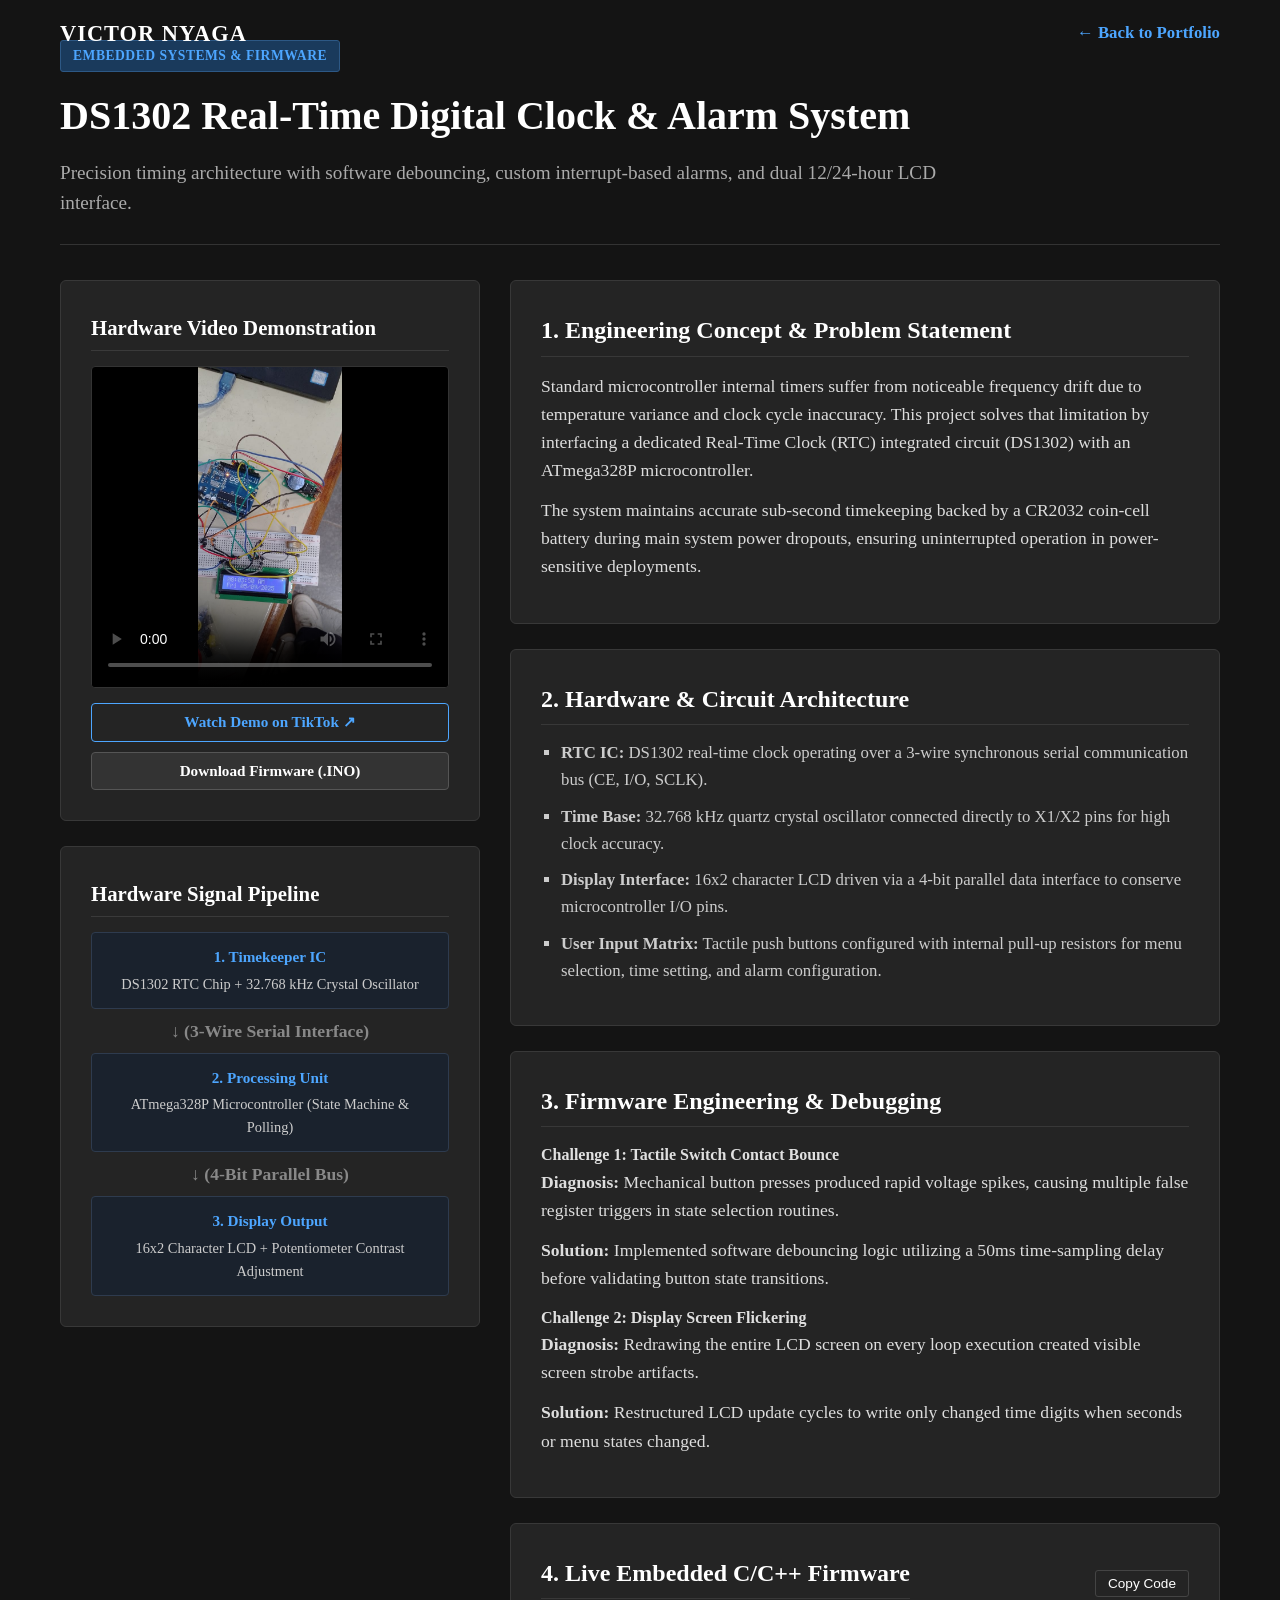
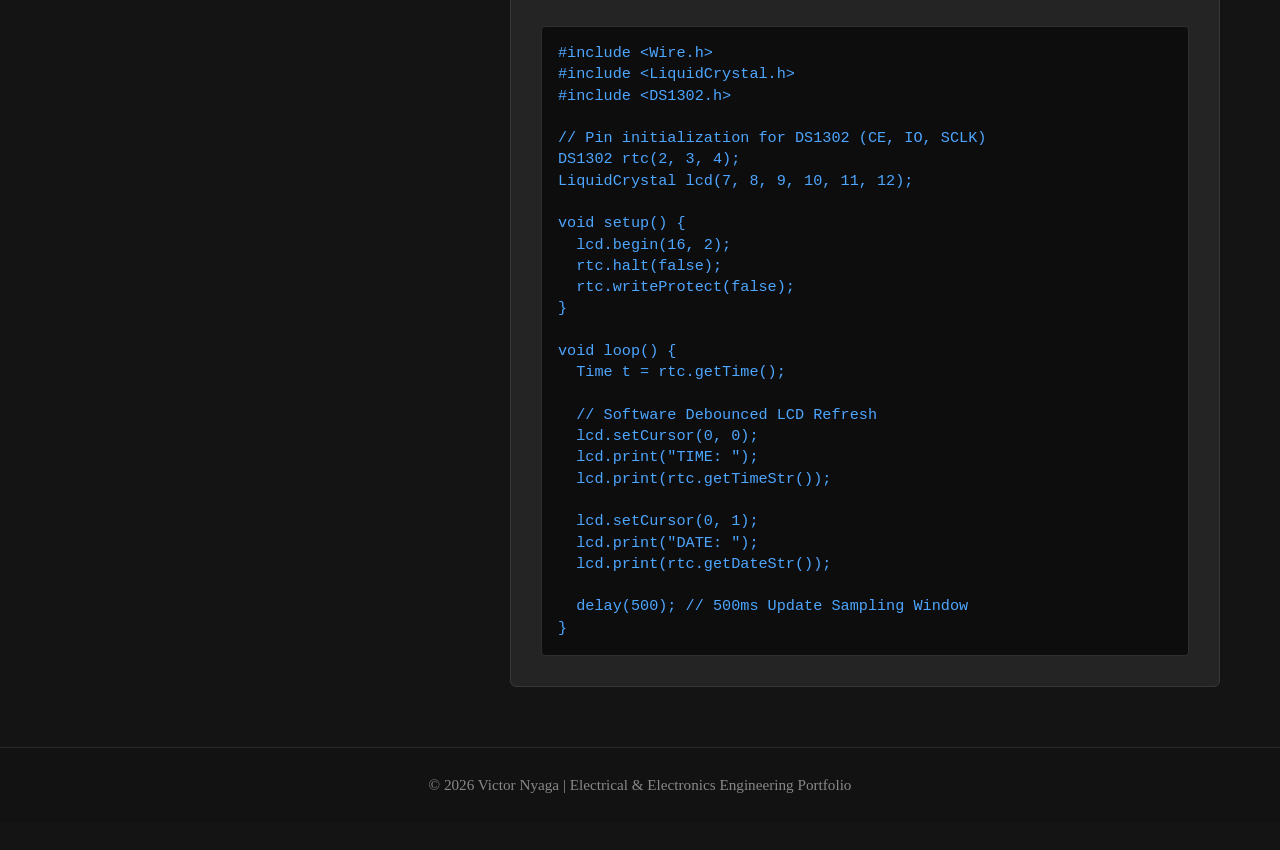
<file: project-clock.html>
<!DOCTYPE html>
<html lang="en">
<head>
  <meta charset="UTF-8" />
  <meta name="viewport" content="width=device-width, initial-scale=1.0"/>
  <title>DS1302 Precision Digital Clock | Technical Documentation</title>
  <link rel="stylesheet" href="style.css" />
</head>
<body class="doc-body">

  <!-- Navigation Header -->
  <header class="navbar">
    <div class="nav-container">
      <a href="index.html" class="brand-logo">VICTOR NYAGA</a>
      <a href="index.html#projects" class="back-link">← Back to Portfolio</a>
    </div>
  </header>

  <!-- Main Content Container -->
  <main class="container doc-container">
    
    <!-- Header Banner -->
    <div class="doc-header">
      <span class="doc-badge">Embedded Systems & Firmware</span>
      <h1>DS1302 Real-Time Digital Clock & Alarm System</h1>
      <p class="doc-subtitle">Precision timing architecture with software debouncing, custom interrupt-based alarms, and dual 12/24-hour LCD interface.</p>
    </div>

    <div class="doc-grid-main">
      
      <!-- Left Column: Video & Media Showcase -->
      <div class="doc-media-col">
        <div class="card media-card">
          <h3>Hardware Video Demonstration</h3>
          <div class="video-container">
            <video controls playsinline preload="metadata" poster="assets/clock.jpg">
              <source src="assets/clockvideo.mp4" type="video/mp4">
              Your browser does not support the video tag.
            </video>
          </div>
          <div class="media-actions">
            <a href="https://vm.tiktok.com/ZMA3SXw5S/" target="_blank" class="btn btn-secondary btn-sm">Watch Demo on TikTok ↗</a>
            <a href="assets/sketch9clockdisplay.ino" download class="btn btn-primary btn-sm">Download Firmware (.INO)</a>
          </div>
        </div>

        <!-- System Architecture Block Diagram -->
        <div class="card diagram-card">
          <h3>Hardware Signal Pipeline</h3>
          <div class="diagram-flow-vertical">
            <div class="diagram-step">
              <span class="step-title">1. Timekeeper IC</span>
              <p>DS1302 RTC Chip + 32.768 kHz Crystal Oscillator</p>
            </div>
            <div class="diagram-arrow-v">↓ (3-Wire Serial Interface)</div>
            <div class="diagram-step">
              <span class="step-title">2. Processing Unit</span>
              <p>ATmega328P Microcontroller (State Machine & Polling)</p>
            </div>
            <div class="diagram-arrow-v">↓ (4-Bit Parallel Bus)</div>
            <div class="diagram-step">
              <span class="step-title">3. Display Output</span>
              <p>16x2 Character LCD + Potentiometer Contrast Adjustment</p>
            </div>
          </div>
        </div>
      </div>

      <!-- Right Column: Engineering Case Study -->
      <div class="doc-text-col">
        
        <!-- Section 1 -->
        <div class="card doc-section-card">
          <h2>1. Engineering Concept & Problem Statement</h2>
          <p>
            Standard microcontroller internal timers suffer from noticeable frequency drift due to temperature variance and clock cycle inaccuracy. This project solves that limitation by interfacing a dedicated Real-Time Clock (RTC) integrated circuit (DS1302) with an ATmega328P microcontroller.
          </p>
          <p>
            The system maintains accurate sub-second timekeeping backed by a CR2032 coin-cell battery during main system power dropouts, ensuring uninterrupted operation in power-sensitive deployments.
          </p>
        </div>

        <!-- Section 2 -->
        <div class="card doc-section-card">
          <h2>2. Hardware & Circuit Architecture</h2>
          <ul class="tech-list">
            <li><strong>RTC IC:</strong> DS1302 real-time clock operating over a 3-wire synchronous serial communication bus (CE, I/O, SCLK).</li>
            <li><strong>Time Base:</strong> 32.768 kHz quartz crystal oscillator connected directly to X1/X2 pins for high clock accuracy.</li>
            <li><strong>Display Interface:</strong> 16x2 character LCD driven via a 4-bit parallel data interface to conserve microcontroller I/O pins.</li>
            <li><strong>User Input Matrix:</strong> Tactile push buttons configured with internal pull-up resistors for menu selection, time setting, and alarm configuration.</li>
          </ul>
        </div>

        <!-- Section 3 -->
        <div class="card doc-section-card">
          <h2>3. Firmware Engineering & Debugging</h2>
          <div class="challenge-box">
            <h4>Challenge 1: Tactile Switch Contact Bounce</h4>
            <p><strong>Diagnosis:</strong> Mechanical button presses produced rapid voltage spikes, causing multiple false register triggers in state selection routines.</p>
            <p><strong>Solution:</strong> Implemented software debouncing logic utilizing a 50ms time-sampling delay before validating button state transitions.</p>
          </div>

          <div class="challenge-box">
            <h4>Challenge 2: Display Screen Flickering</h4>
            <p><strong>Diagnosis:</strong> Redrawing the entire LCD screen on every loop execution created visible screen strobe artifacts.</p>
            <p><strong>Solution:</strong> Restructured LCD update cycles to write only changed time digits when seconds or menu states changed.</p>
          </div>
        </div>

        <!-- Live Embedded Firmware Preview Section -->
        <div class="card doc-section-card">
          <div class="code-header">
            <h2>4. Live Embedded C/C++ Firmware</h2>
            <button class="copy-btn" data-code="clockCode">Copy Code</button>
          </div>
          <pre class="code-block"><code id="clockCode">#include &lt;Wire.h&gt;
#include &lt;LiquidCrystal.h&gt;
#include &lt;DS1302.h&gt;

// Pin initialization for DS1302 (CE, IO, SCLK)
DS1302 rtc(2, 3, 4);
LiquidCrystal lcd(7, 8, 9, 10, 11, 12);

void setup() {
  lcd.begin(16, 2);
  rtc.halt(false);
  rtc.writeProtect(false);
}

void loop() {
  Time t = rtc.getTime();
  
  // Software Debounced LCD Refresh
  lcd.setCursor(0, 0);
  lcd.print("TIME: ");
  lcd.print(rtc.getTimeStr());
  
  lcd.setCursor(0, 1);
  lcd.print("DATE: ");
  lcd.print(rtc.getDateStr());
  
  delay(500); // 500ms Update Sampling Window
}</code></pre>
        </div>

      </div>
    </div>
  </main>

  <footer class="footer">
    <div class="container">
      <p>&copy; 2026 Victor Nyaga | Electrical & Electronics Engineering Portfolio</p>
    </div>
  </footer>

</body>
</html>
</file>
<file: style.css>
/* ==========================================
   1. BASE STYLES & TYPOGRAPHY
   ========================================== */
* {
  margin: 0;
  padding: 0;
  box-sizing: border-box;
}

body {
  font-family: "Times New Roman", Times, serif;
  background-color: #181818;
  color: #e0e0e0;
  line-height: 1.6;
  overflow-x: hidden;
}

a {
  color: #4da6ff;
  text-decoration: none;
}

a:hover {
  text-decoration: underline;
}

.container {
  max-width: 1200px;
  margin: 0 auto;
  padding: 0 20px;
}

/* ==========================================
   2. NAVBAR & TOP-LEFT SIDEBAR NAVIGATION
   ========================================== */
.navbar {
  /* Removed solid background-color */
  /* border-bottom: 1px solid #333333; */ /* Optionally remove or comment out this border */
  position: absolute; /* Changed from sticky to overlay */
  top: 0;
  inset-inline: 0; /* Ensures full width */
  z-index: 1000;
  padding: 16px 0;
}

.nav-container {
  display: flex;
  justify-content: space-between;
  align-items: center;
  max-width: 1200px;
  margin: 0 auto;
  padding: 0 20px;
}

.top-nav {
  /* background-color: #121212; */ /* Removed solid background-color */
  background-color: transparent; /* Makes the header transparent */
  border-bottom: none; /* Removes the border so it blends better */
  position: absolute; /* Changed from sticky to overlay */
  top: 0;
  inset-inline: 0; /* Ensures full width */
  z-index: 1000;
  padding: 16px 20px;
}

.menu-btn {
  display: flex;
  align-items: center;
  justify-content: center;
  background: transparent;
  border: 1px solid #4da6ff;
  border-radius: 4px;
  padding: 8px 10px;
  cursor: pointer;
  z-index: 1002;
  transition: background-color 0.2s ease, border-color 0.2s ease;
  color: #4da6ff;
  font-size: 1.1rem;
}

.menu-btn:hover {
  background-color: #1a2a3a;
  border-color: #80c0ff;
}

.brand-title {
  display: flex;
  align-items: center;
  gap: 12px;
  font-size: 1.2rem;
  font-weight: 600;
  color: #ffffff;
}

.nav-logo {
  height: 38px;
  width: 38px;
  object-fit: contain;
  display: block;
  flex-shrink: 0;
}

.brand-logo {
  font-size: 1.4rem;
  font-weight: bold;
  color: #ffffff;
  letter-spacing: 1px;
}

/* Sidebar Drawer Toggle Button (Top-Left) */
.nav-toggle {
  display: flex;
  flex-direction: column;
  justify-content: center;
  gap: 5px;
  background: transparent;
  border: 1px solid #4da6ff;
  border-radius: 4px;
  padding: 8px 10px;
  cursor: pointer;
  z-index: 1002;
  transition: background-color 0.2s ease, border-color 0.2s ease;
}

.nav-toggle:hover {
  background-color: #1a2a3a;
  border-color: #80c0ff;
}

.nav-toggle-bar {
  display: block;
  width: 22px;
  height: 2px;
  background-color: #4da6ff;
  border-radius: 2px;
  transition: transform 0.3s ease, opacity 0.3s ease;
}

/* Hamburger to "X" Animation when active */
.nav-toggle.active .nav-toggle-bar:nth-child(1) {
  transform: translateY(7px) rotate(45deg);
}

.nav-toggle.active .nav-toggle-bar:nth-child(2) {
  opacity: 0;
}

.nav-toggle.active .nav-toggle-bar:nth-child(3) {
  transform: translateY(-7px) rotate(-45deg);
}

/* Sidebar Drawer Overlay Backdrop */
.sidebar-backdrop {
  position: fixed;
  inset: 0;
  background-color: rgba(0, 0, 0, 0.75);
  backdrop-filter: blur(3px);
  z-index: 999;
  opacity: 0;
  visibility: hidden;
  transition: opacity 0.3s ease, visibility 0.3s ease;
}

.sidebar-backdrop.active {
  opacity: 1;
  visibility: visible;
}

/* Sidebar Navigation Drawer (Slide-out panel) */
.nav-menu {
  position: fixed;
  top: 0;
  left: 0;
  width: 280px;
  height: 100vh;
  background-color: #121212;
  border-right: 1px solid #333333;
  display: flex;
  flex-direction: column;
  gap: 0;
  padding: 80px 0 30px 0;
  transform: translateX(-100%);
  transition: transform 0.3s cubic-bezier(0.4, 0, 0.2, 1);
  z-index: 1000;
  box-shadow: 5px 0 25px rgba(0, 0, 0, 0.6);
}

.nav-menu.active {
  transform: translateX(0);
}

.nav-menu a {
  padding: 16px 28px;
  border-bottom: 1px solid #1e1e1e;
  color: #dddddd;
  font-size: 1.05rem;
  font-weight: bold;
  transition: background-color 0.2s ease, color 0.2s ease, padding-left 0.2s ease;
}

.nav-menu a:hover {
  background-color: #1c222a;
  color: #4da6ff;
  padding-left: 34px;
  text-decoration: none;
}

/* ==========================================
   3. HERO SECTION & BACKGROUND SLIDESHOW
   ========================================== */
.hero-section {
  position: relative;
  min-height: 620px; /* Increased from 480px to expand vertical space and "zoom out" the framing */
  display: flex;
  align-items: center;
  justify-content: center;
  border-bottom: 1px solid #333333;
  overflow: hidden;
  padding: 80px 0 60px 0;
  text-align: center;
}

.hero-slideshow {
  position: absolute;
  inset: 0;
  z-index: 1;
}

.slide {
  position: absolute;
  inset: 0;
  background-size: cover;
  background-position: center 20%; /* Perfectly balances focal point between helmet and body */
  opacity: 0;
  animation: fadeSlide 21s infinite ease-in-out;
}

.slide-1 {
  background-image: url('assets/hero1.jpg');
  animation-delay: 0s;
}

.slide-2 {
  background-image: url('assets/hero2.jpg');
  animation-delay: 7s;
}

.slide-3 {
  background-image: url('assets/hero3.jpg');
  animation-delay: 14s;
}

/* ==========================================
   SLIDE 3 SPECIFIC FOCAL BALANCE
   ========================================== */
.slide-3 {
  /* Positions the image vertically at 50% center to balance top cables and bottom capacitors */
  background-position: center 50% !important;
}

@keyframes fadeSlide {
  0% { opacity: 0; }
  10% { opacity: 1; }
  33% { opacity: 1; }
  43% { opacity: 0; }
  100% { opacity: 0; }
}

.hero-overlay {
  position: absolute;
  inset: 0;
  background-color: rgba(18, 18, 18, 0.88);
  z-index: 2;
}

.hero-content {
  position: relative;
  z-index: 3;
}

.hero-content h1 {
  font-size: 3.2rem;
  color: #ffffff;
  margin-bottom: 10px;
}

.hero-content .subtitle {
  font-size: 1.3rem;
  color: #b0b0b0;
  margin-bottom: 20px;
  font-style: italic;
}

.hero-desc {
  max-width: 820px;
  margin: 0 auto 30px auto;
  font-size: 1.15rem;
  color: #d0d0d0;
}

.hero-buttons {
  display: flex;
  justify-content: center;
  gap: 15px;
}

/* ==========================================
   4. BUTTONS, SECTIONS & GENERAL CARDS
   ========================================== */
.btn {
  display: inline-block;
  padding: 10px 24px;
  font-family: "Times New Roman", Times, serif;
  font-size: 1rem;
  font-weight: bold;
  border-radius: 4px;
  cursor: pointer;
  text-align: center;
}

.btn-primary {
  background-color: #333333;
  color: #ffffff;
  border: 1px solid #555555;
}

.btn-primary:hover {
  background-color: #444444;
  border-color: #777777;
  text-decoration: none;
}

.btn-secondary {
  background-color: transparent;
  color: #4da6ff;
  border: 1px solid #4da6ff;
}

.btn-secondary:hover {
  background-color: #1a334d;
  text-decoration: none;
}

.btn-sm {
  padding: 6px 14px;
  font-size: 0.95rem;
}

.section {
  padding: 60px 0;
  border-bottom: 1px solid #2a2a2a;
}

.section-title {
  font-size: 2.2rem;
  color: #ffffff;
  margin-bottom: 30px;
  border-bottom: 2px solid #444444;
  padding-bottom: 8px;
  display: inline-block;
}

.card {
  background-color: #242424;
  border: 1px solid #383838;
  border-radius: 6px;
  padding: 30px;
}

/* ==========================================
   5. METRICS COUNTER SECTION
   ========================================== */
.metrics-section {
  background-color: #121212;
  border-bottom: 1px solid #2e2e2e;
  padding: 35px 0;
}

.metrics-grid {
  display: grid;
  grid-template-columns: repeat(auto-fit, minmax(200px, 1fr));
  gap: 20px;
  text-align: center;
}

.metric-card {
  background-color: #1a1a1a;
  border: 1px solid #2d2d2d;
  padding: 20px 15px;
  border-radius: 5px;
}

.metric-prefix, .metric-unit {
  font-size: 1.8rem;
  font-weight: bold;
  color: #4da6ff;
}

.metric-num {
  font-size: 2.2rem;
  font-weight: bold;
  color: #ffffff;
}

.metric-label {
  display: block;
  font-size: 0.95rem;
  color: #aaaaaa;
  margin-top: 6px;
  text-transform: uppercase;
  letter-spacing: 0.5px;
}

/* ==========================================
   6. ABOUT SECTION
   ========================================== */
.about-grid {
  display: grid;
  grid-template-columns: 260px 1fr;
  gap: 30px;
  align-items: start;
}

.profile-photo {
  width: 100%;
  border-radius: 4px;
  border: 1px solid #444444;
}

.about-text h3 {
  font-size: 1.6rem;
  color: #ffffff;
  margin-bottom: 15px;
}

.about-text p {
  margin-bottom: 15px;
  font-size: 1.1rem;
}

.about-meta {
  background-color: #1c1c1c;
  padding: 15px;
  border: 1px solid #333333;
  border-radius: 4px;
  margin: 20px 0;
}

.about-meta p {
  margin-bottom: 5px;
  font-size: 1rem;
}

/* ==========================================
    7. INDUSTRIAL EXPERIENCE SECTION
    ========================================== */
.abstract-box {
  background-color: #1c222a;
  border-left: 4px solid #4da6ff;
  border-top: 1px solid #2e3846;
  border-right: 1px solid #2e3846;
  border-bottom: 1px solid #2e3846;
  padding: 16px 20px;
  border-radius: 4px;
  margin-bottom: 25px;
  font-size: 1.05rem;
  color: #d0e0f0;
}

.skills-acquired-box {
  margin: 1.25rem 0;
  padding: 1rem 1.2rem;
  background-color: rgba(255, 255, 255, 0.03);
  border-left: 3px solid #3b82f6;
  border-radius: 4px;
}

.skills-acquired-box h4 {
  color: #60a5fa;
  font-size: 1rem;
  margin-bottom: 0.6rem;
}

.skills-bullets {
  list-style-type: disc;
  padding-left: 1.2rem;
  color: #d1d5db;
}

.skills-bullets li {
  margin-bottom: 0.4rem;
  font-size: 0.92rem;
  line-height: 1.5;
}

.skills-bullets strong {
  color: #f3f4f6;
}

.exp-header {
  display: flex;
  justify-content: space-between;
  align-items: baseline;
  border-bottom: 1px solid #3a3a3a;
  padding-bottom: 15px;
  margin-bottom: 20px;
}

.exp-header h3 {
  font-size: 1.8rem;
  color: #ffffff;
}

.company-name {
  font-size: 1.2rem;
  color: #4da6ff;
  margin-top: 4px;
}

.exp-date {
  font-size: 1.05rem;
  color: #aaaaaa;
  font-style: italic;
}

.exp-grid {
  display: grid;
  grid-template-columns: repeat(auto-fit, minmax(460px, 1fr));
  gap: 25px;
  margin-bottom: 35px;
}

.exp-box {
  background-color: #1c1c1c;
  border: 1px solid #333333;
  padding: 20px;
  border-radius: 4px;
}

.exp-box h4 {
  font-size: 1.25rem;
  color: #ffffff;
  margin-bottom: 12px;
  border-bottom: 1px solid #333333;
  padding-bottom: 5px;
}

.exp-box ul {
  list-style-type: square;
  padding-left: 20px;
}

.exp-box li {
  margin-bottom: 10px;
  font-size: 1.05rem;
}

/* ==========================================
   8. ATTACHMENT PHOTO GALLERY & LIGHTBOX
   ========================================== */
.gallery-title {
  font-size: 1.4rem;
  color: #ffffff;
  margin-bottom: 15px;
  border-bottom: 1px solid #3a3a3a;
  padding-bottom: 6px;
}

.spenza-gallery {
  display: grid;
  grid-template-columns: repeat(auto-fit, minmax(240px, 1fr));
  gap: 20px;
}

.gallery-card {
  background-color: #121212;
  border: 1px solid #333333;
  border-radius: 4px;
  overflow: hidden;
  display: flex;
  flex-direction: column;
}

.gallery-card img {
  width: 100%;
  height: 220px;
  object-fit: contain;
  background-color: #0d0d0d;
  border-bottom: 1px solid #2a2a2a;
}

.gallery-caption {
  padding: 12px;
  font-size: 0.95rem;
  color: #cccccc;
  text-align: center;
  background-color: #161616;
}

.lightbox-trigger {
  cursor: pointer;
  transition: transform 0.2s ease, filter 0.2s ease;
}

.lightbox-trigger:hover {
  transform: scale(1.02);
  filter: brightness(1.15);
}

/* Lightbox Modal & Fullscreen Overlay */
.lightbox-overlay {
  position: fixed;
  inset: 0;
  background-color: rgba(0, 0, 0, 0.92);
  backdrop-filter: blur(4px);
  display: none;
  align-items: center;
  justify-content: center;
  z-index: 3000;
  padding: 20px;
}

.lightbox-overlay.active {
  display: flex;
  animation: fadeIn 0.25s ease-out;
}

@keyframes fadeIn {
  from { opacity: 0; }
  to { opacity: 1; }
}

.lightbox-container {
  max-width: 90vw;
  max-height: 85vh;
  text-align: center;
  position: relative;
}

.lightbox-container img {
  max-width: 100%;
  max-height: 75vh;
  object-fit: contain;
  border: 2px solid #333333;
  border-radius: 4px;
  box-shadow: 0 10px 30px rgba(0, 0, 0, 0.9);
}

.lightbox-caption {
  color: #dddddd;
  font-size: 1.1rem;
  margin-top: 15px;
  font-style: italic;
}

.lightbox-close {
  position: absolute;
  top: 20px;
  right: 30px;
  font-size: 2.5rem;
  color: #ffffff;
  cursor: pointer;
  z-index: 3001;
  width: 44px;
  height: 44px;
  line-height: 40px;
  text-align: center;
  background-color: rgba(255, 255, 255, 0.1);
  border-radius: 50%;
  transition: background-color 0.2s ease, transform 0.2s ease;
}

.lightbox-close:hover {
  background-color: rgba(255, 255, 255, 0.25);
  transform: scale(1.1);
}

/* ==========================================
   9. PROJECTS SECTION
   ========================================== */
.projects-grid {
  display: grid;
  grid-template-columns: repeat(auto-fit, minmax(340px, 1fr));
  gap: 25px;
}

.project-card {
  padding: 0;
  overflow: hidden;
  display: flex;
  flex-direction: column;
}

/* ==========================================
   NETFLIX-STYLE INTRO PRELOADER ANIMATION
   ========================================== */
#preloader {
  position: fixed;
  top: 0;
  left: 0;
  width: 100vw;
  height: 100vh;
  background-color: #0d0d0d;
  display: flex;
  justify-content: center;
  align-items: center;
  z-index: 99999;
  opacity: 1;
  visibility: visible;
  transition: opacity 0.6s ease, visibility 0.6s ease;
}

#preloader.hide-preloader {
  opacity: 0;
  visibility: hidden;
  pointer-events: none;
}

.splash-logo {
  width: 130px;
  height: 130px;
  object-fit: contain;
  animation: netflixZoom 1.8s ease-in-out forwards;
}

@keyframes netflixZoom {
  0% {
    transform: scale(0.5);
    opacity: 0;
    filter: drop-shadow(0 0 0px rgba(77, 166, 255, 0));
  }
  35% {
    transform: scale(1);
    opacity: 1;
    filter: drop-shadow(0 0 25px rgba(77, 166, 255, 0.7));
  }
  75% {
    transform: scale(1.15);
    opacity: 1;
    filter: drop-shadow(0 0 40px rgba(77, 166, 255, 0.9));
  }
  100% {
    transform: scale(1.35);
    opacity: 0;
    filter: drop-shadow(0 0 60px rgba(77, 166, 255, 0));
  }
}

.project-img {
  width: 100%;
  height: 200px;
  object-fit: cover;
  border-bottom: 1px solid #333333;
}

.project-body {
  padding: 20px;
  display: flex;
  flex-direction: column;
  flex-grow: 1;
}

.project-body h3 {
  font-size: 1.4rem;
  color: #ffffff;
  margin-bottom: 10px;
}

.project-body p {
  font-size: 1rem;
  margin-bottom: 15px;
  flex-grow: 1;
}

.project-tags {
  display: flex;
  flex-wrap: wrap;
  gap: 8px;
  margin-bottom: 15px;
}

.project-tags span {
  background-color: #181818;
  border: 1px solid #444444;
  color: #cccccc;
  padding: 3px 8px;
  font-size: 0.85rem;
  border-radius: 3px;
}

/* ==========================================
   10. INTERACTIVE CALCULATOR TOOL
   ========================================== */
.calc-card {
  background-color: #202020;
}

.calc-grid {
  display: grid;
  grid-template-columns: 1fr 1fr;
  gap: 30px;
}

.calc-input-group label {
  display: block;
  margin-top: 12px;
  margin-bottom: 4px;
  color: #dddddd;
  font-weight: bold;
}

.calc-input-group input {
  width: 100%;
  padding: 8px 12px;
  background-color: #121212;
  border: 1px solid #444444;
  color: #ffffff;
  font-family: inherit;
  font-size: 1rem;
  border-radius: 4px;
}

.calc-output-group {
  display: flex;
  flex-direction: column;
  justify-content: center;
  gap: 15px;
}

.calc-result-box {
  background-color: #141414;
  border: 1px solid #333333;
  padding: 15px;
  border-radius: 4px;
}

.res-label {
  display: block;
  font-size: 0.9rem;
  color: #aaaaaa;
  margin-bottom: 4px;
}

.res-val {
  font-size: 1.4rem;
  font-weight: bold;
  color: #4da6ff;
}

/* ==========================================
   11. TECHNICAL SKILLS MATRIX
   ========================================== */
.skills-grid {
  display: grid;
  grid-template-columns: repeat(auto-fit, minmax(320px, 1fr));
  gap: 25px;
}

.skill-category h3 {
  font-size: 1.35rem;
  color: #ffffff;
  margin-bottom: 15px;
  border-bottom: 1px solid #3a3a3a;
  padding-bottom: 6px;
}

.skill-list {
  list-style: square;
  padding-left: 20px;
}

.skill-list li {
  margin-bottom: 8px;
  font-size: 1.05rem;
}

/* ==========================================
   12. CONTACT SECTION
   ========================================== */
.contact-intro {
  font-size: 1.15rem;
  margin-bottom: 25px;
  text-align: center;
}

.contact-grid {
  display: grid;
  grid-template-columns: repeat(auto-fit, minmax(150px, 1fr));
  gap: 18px;
}

.contact-item {
  background: linear-gradient(135deg, #1c1c1c 0%, #151515 100%);
  border: 1px solid #3a3a3a;
  border-radius: 12px;
  padding: 20px 14px;
  text-align: center;
  display: flex;
  flex-direction: column;
  align-items: center;
  gap: 10px;
  min-height: 140px;
  justify-content: center;
  color: #ffffff;
  transition: transform 0.2s ease, border-color 0.2s ease, box-shadow 0.2s ease;
  text-decoration: none;
}

.contact-item:hover {
  transform: translateY(-2px);
  border-color: #4da6ff;
  box-shadow: 0 8px 20px rgba(0, 0, 0, 0.25);
  text-decoration: none;
}

.contact-icon {
  width: 48px;
  height: 48px;
  border-radius: 50%;
  background: radial-gradient(circle at top, #2b3f58 0%, #1a2432 100%);
  border: 1px solid #4da6ff;
  display: grid;
  place-items: center;
  color: #4da6ff;
}

.contact-icon svg {
  width: 22px;
  height: 22px;
  fill: none;
  stroke: currentColor;
  stroke-width: 1.8;
  stroke-linecap: round;
  stroke-linejoin: round;
}

.contact-label {
  font-size: 0.95rem;
  color: #e0e0e0;
  font-weight: bold;
  text-transform: uppercase;
  letter-spacing: 0.08em;
}

.contact-hint {
  font-size: 0.85rem;
  color: #8f9aa6;
}

/* ==========================================
   13. DOCUMENTATION PAGES & DIAGRAMS
   ========================================== */
.doc-body {
  background-color: #141414;
}

.back-link {
  color: #4da6ff;
  font-weight: bold;
  font-size: 1.05rem;
}

.back-link:hover {
  color: #80c0ff;
  text-decoration: underline;
}

.doc-container {
  padding-top: 40px;
  padding-bottom: 60px;
}

.doc-header {
  margin-bottom: 35px;
  border-bottom: 1px solid #333333;
  padding-bottom: 25px;
}

.doc-badge {
  display: inline-block;
  background-color: #1a3a5c;
  color: #4da6ff;
  border: 1px solid #2d5885;
  padding: 4px 12px;
  font-size: 0.85rem;
  font-weight: bold;
  border-radius: 3px;
  margin-bottom: 12px;
  text-transform: uppercase;
  letter-spacing: 0.5px;
}

.doc-header h1 {
  font-size: 2.5rem;
  color: #ffffff;
  margin-bottom: 10px;
}

.doc-subtitle {
  font-size: 1.2rem;
  color: #aaaaaa;
  max-width: 900px;
}

.doc-grid-main {
  display: grid;
  grid-template-columns: 420px 1fr;
  gap: 30px;
  align-items: start;
}

.doc-media-col, .doc-text-col {
  display: flex;
  flex-direction: column;
  gap: 25px;
}

.media-card h3, .diagram-card h3 {
  font-size: 1.3rem;
  color: #ffffff;
  margin-bottom: 15px;
  border-bottom: 1px solid #3a3a3a;
  padding-bottom: 6px;
}

.video-container {
  width: 100%;
  background-color: #000000;
  border: 1px solid #333333;
  border-radius: 4px;
  overflow: hidden;
}

.video-container video {
  width: 100%;
  max-height: 320px;
  display: block;
  object-fit: contain;
}

.media-actions {
  display: flex;
  flex-direction: column;
  gap: 10px;
  margin-top: 15px;
}

.media-actions .btn {
  width: 100%;
}

.diagram-flow-vertical {
  display: flex;
  flex-direction: column;
  align-items: center;
  gap: 8px;
}

.diagram-step {
  background-color: #1a222d;
  border: 1px solid #2e3b4e;
  padding: 12px 15px;
  border-radius: 4px;
  width: 100%;
  text-align: center;
}

.step-title {
  display: block;
  color: #4da6ff;
  font-weight: bold;
  font-size: 0.95rem;
  margin-bottom: 3px;
}

.diagram-step p {
  font-size: 0.9rem;
  color: #cccccc;
  margin: 0;
}

.diagram-arrow-v {
  color: #888888;
  font-weight: bold;
  font-size: 1.1rem;
}

.doc-section-card h2 {
  font-size: 1.5rem;
  color: #ffffff;
  margin-bottom: 15px;
  border-bottom: 1px solid #383838;
  padding-bottom: 6px;
}

.doc-section-card p {
  font-size: 1.1rem;
  color: #dddddd;
  margin-bottom: 12px;
}

.tech-list {
  list-style-type: square;
  padding-left: 20px;
}

.tech-list li {
  font-size: 1.05rem;
  margin-bottom: 10px;
  color: #cccccc;
}

/* ==========================================
   14. CODE PREVIEWER & FOOTER
   ========================================== */
.code-header {
  display: flex;
  justify-content: space-between;
  align-items: center;
  margin-bottom: 12px;
}

.code-block {
  background-color: #0d0d0d;
  border: 1px solid #2e2e2e;
  border-radius: 4px;
  padding: 16px;
  overflow-x: auto;
  font-family: 'Courier New', Courier, monospace;
  font-size: 0.95rem;
  color: #4da6ff;
  line-height: 1.4;
}

.copy-btn {
  background-color: #242424;
  color: #ffffff;
  border: 1px solid #444444;
  padding: 5px 12px;
  font-size: 0.85rem;
  border-radius: 3px;
  cursor: pointer;
}

.copy-btn:hover {
  background-color: #333333;
  border-color: #666666;
}

.footer {
  background-color: #121212;
  border-top: 1px solid #2a2a2a;
  padding: 25px 0;
  text-align: center;
  color: #888888;
  font-size: 0.95rem;
}

/* ==========================================
   15. RESPONSIVE MEDIA QUERIES
   ========================================== */
@media (max-width: 900px) {
  .doc-grid-main {
    grid-template-columns: 1fr;
  }
}

@media (max-width: 768px) {
  .nav-container {
    padding: 0 16px;
  }

  .about-grid {
    grid-template-columns: 1fr;
  }

  .exp-grid {
    grid-template-columns: 1fr;
  }

  .exp-header {
    flex-direction: column;
    gap: 5px;
  }

  .calc-grid {
    grid-template-columns: 1fr;
  }

  .hero-content h1 {
    font-size: 2.2rem;
  }

  .hero-buttons {
    flex-direction: column;
    gap: 10px;
  }

  .lightbox-close {
    top: 10px;
    right: 10px;
  }
}

/* ==========================================
   NETFLIX-STYLE INTRO PRELOADER ANIMATION
   ========================================== */
#preloader {
  position: fixed;
  top: 0;
  left: 0;
  width: 100vw;
  height: 100vh;
  background-color: #0d0d0d;
  display: flex;
  justify-content: center;
  align-items: center;
  z-index: 99999;
  opacity: 1;
  visibility: visible;
  transition: opacity 0.6s ease, visibility 0.6s ease;
}

#preloader.hide-preloader {
  opacity: 0;
  visibility: hidden;
  pointer-events: none;
}

.splash-logo {
  width: 130px;
  height: 130px;
  object-fit: contain;
  animation: netflixZoom 1.8s ease-in-out forwards;
}

@keyframes netflixZoom {
  0% {
    transform: scale(0.5);
    opacity: 0;
    filter: drop-shadow(0 0 0px rgba(77, 166, 255, 0));
  }
  35% {
    transform: scale(1);
    opacity: 1;
    filter: drop-shadow(0 0 25px rgba(77, 166, 255, 0.7));
  }
  75% {
    transform: scale(1.15);
    opacity: 1;
    filter: drop-shadow(0 0 40px rgba(77, 166, 255, 0.9));
  }
  100% {
    transform: scale(1.35);
    opacity: 0;
    filter: drop-shadow(0 0 60px rgba(77, 166, 255, 0));
  }
}
</file>
